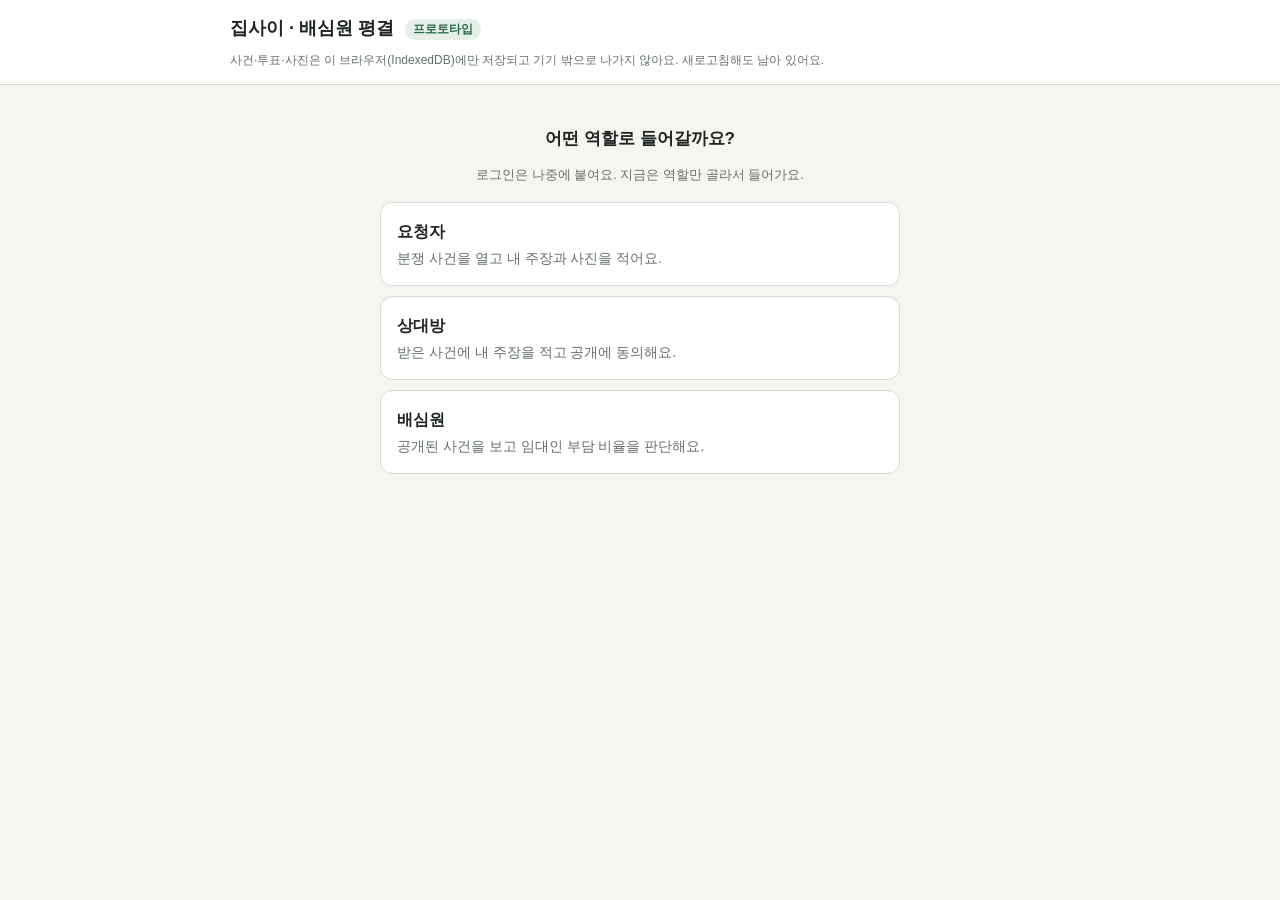
<file: prototypes/김진현/index.html>
<!doctype html>
<html lang="ko">
<head>
<meta charset="utf-8">
<meta name="viewport" content="width=device-width, initial-scale=1">
<title>집사이 배심원 평결</title>
<style>
  :root {
    --bg: #f6f5f1; --card: #ffffff; --ink: #1f2522; --muted: #66706b; --line: #dcd9d0;
    --accent: #2f6b4f; --accent-soft: #e4efe8; --warn: #a3412b; --warn-soft: #f8e7e2;
    --landlord: #3b5ba5; --tenant: #c8792b; --dev: #6b4fa0; --dev-soft: #efe9f8;
  }
  @media (prefers-color-scheme: dark) {
    :root {
      --bg: #161a18; --card: #1f2522; --ink: #e8ebe9; --muted: #9aa49f; --line: #34403a;
      --accent: #6cbf94; --accent-soft: #23362c; --warn: #f0937b; --warn-soft: #3a2420;
      --landlord: #8aa6e8; --tenant: #e8a866; --dev: #b49be0; --dev-soft: #2b2438;
    }
  }
  * { box-sizing: border-box; }
  [hidden] { display: none !important; }
  body { margin: 0; background: var(--bg); color: var(--ink); font: 15px/1.6 -apple-system, "Apple SD Gothic Neo", "Noto Sans KR", sans-serif; }
  header { background: var(--card); border-bottom: 1px solid var(--line); padding: 14px 16px; position: sticky; top: 0; z-index: 5; }
  .wrap { max-width: 820px; margin: 0 auto; }
  header h1 { margin: 0 0 8px; font-size: 18px; }
  .roles { display: flex; gap: 6px; flex-wrap: wrap; align-items: center; }
  .roles span { color: var(--muted); font-size: 13px; margin-right: 4px; }
  .roles b { color: var(--ink); }
  .start { max-width: 520px; margin: 24px auto; text-align: center; }
  .role-cards { display: grid; gap: 10px; margin-top: 16px; }
  .role-card { display: flex; flex-direction: column; gap: 2px; text-align: left; padding: 16px; border-radius: 12px; }
  .role-card:hover { border-color: var(--accent); }
  .role-card b { font-size: 16px; }
  .role-card span { color: var(--muted); font-size: 14px; }
  .notice { margin: 8px 0 0; font-size: 12px; color: var(--muted); }
  main { padding: 16px; }
  h2 { font-size: 17px; margin: 0; }
  h3 { font-size: 15px; margin: 0 0 8px; }
  button { font: inherit; padding: 6px 12px; border-radius: 8px; border: 1px solid var(--line); background: var(--card); color: var(--ink); cursor: pointer; }
  button.primary { background: var(--accent); border-color: var(--accent); color: #fff; }
  button.link { border: 0; background: none; color: var(--accent); padding: 0; text-decoration: underline; }
  button:disabled { opacity: .5; cursor: not-allowed; }
  .bar { display: flex; justify-content: space-between; align-items: center; gap: 8px; margin-bottom: 12px; flex-wrap: wrap; }
  .cards { list-style: none; padding: 0; margin: 0; display: grid; gap: 10px; }
  .card, section { background: var(--card); border: 1px solid var(--line); border-radius: 12px; padding: 14px; }
  section { margin-bottom: 12px; }
  .card { cursor: pointer; }
  .card:hover { border-color: var(--accent); }
  .card .title { font-weight: 600; }
  .meta { color: var(--muted); font-size: 13px; }
  .badge { display: inline-block; font-size: 12px; padding: 1px 8px; border-radius: 99px; background: var(--accent-soft); color: var(--accent); margin-left: 6px; vertical-align: 1px; }
  .badge.waiting { background: var(--warn-soft); color: var(--warn); }
  .badge.closed { background: var(--line); color: var(--ink); }
  .empty { color: var(--muted); }
  label { display: block; font-weight: 600; font-size: 14px; margin: 12px 0 4px; }
  label .opt { font-weight: 400; color: var(--muted); }
  input[type=text], input[type=number], input[type=month], textarea, select { width: 100%; font: inherit; padding: 7px 10px; border: 1px solid var(--line); border-radius: 8px; background: var(--bg); color: var(--ink); }
  textarea { min-height: 70px; resize: vertical; }
  .row { display: grid; grid-template-columns: 1fr 1fr; gap: 0 12px; }
  @media (max-width: 560px) { .row { grid-template-columns: 1fr; } }
  .choices { display: flex; gap: 14px; flex-wrap: wrap; }
  .choices label { font-weight: 400; margin: 0; display: flex; gap: 6px; align-items: center; }
  .privacy { background: var(--warn-soft); color: var(--warn); border-radius: 8px; padding: 8px 10px; font-size: 13px; margin: 12px 0 0; }
  .ratio { display: flex; gap: 10px; align-items: center; }
  .ratio input[type=range] { flex: 1; }
  .ratio input[type=number] { width: 80px; }
  .amount { display: flex; gap: 6px; }
  .amount input { flex: 1; font-variant-numeric: tabular-nums; }
  .amount button { padding: 4px 12px; }
  .ratio-text { font-size: 13px; color: var(--muted); margin-top: 2px; }
  .error { color: var(--warn); font-weight: 600; margin: 10px 0 0; white-space: pre-line; }
  .ok { color: var(--accent); font-weight: 600; margin: 10px 0 0; }
  .actions { margin-top: 16px; display: flex; gap: 8px; flex-wrap: wrap; }
  dl { display: grid; grid-template-columns: max-content 1fr; gap: 4px 14px; margin: 0; }
  dt { color: var(--muted); }
  dd { margin: 0; white-space: pre-wrap; }
  .sides { display: grid; grid-template-columns: 1fr 1fr; gap: 12px; }
  @media (max-width: 560px) { .sides { grid-template-columns: 1fr; } }
  .side { border-top: 4px solid var(--line); }
  .side.landlord { border-top-color: var(--landlord); }
  .side.tenant { border-top-color: var(--tenant); }
  .side p { white-space: pre-wrap; margin: 4px 0; }
  .photos { display: flex; gap: 6px; flex-wrap: wrap; margin-top: 6px; }
  .photos img { width: 96px; height: 96px; object-fit: cover; border-radius: 6px; border: 1px solid var(--line); cursor: zoom-in; background: var(--bg); }
  .quota { font-size: 14px; }
  .quota b { font-variant-numeric: tabular-nums; }
  .verdict { text-align: center; padding: 18px 0 8px; }
  .verdict .big { font-size: 32px; font-weight: 700; }
  .verdict .big .l { color: var(--landlord); }
  .verdict .big .t { color: var(--tenant); }
  .legal { font-size: 13px; color: var(--muted); text-align: center; }
  table { width: 100%; border-collapse: collapse; font-size: 13px; margin-top: 8px; }
  th, td { text-align: left; padding: 4px 6px; border-bottom: 1px solid var(--line); vertical-align: top; }
  td.num { font-variant-numeric: tabular-nums; text-align: right; width: 56px; }
  tr.cut td { color: var(--muted); text-decoration: line-through; }
  .dev { border: 1px dashed var(--dev); background: var(--dev-soft); }
  .dev h3 { color: var(--dev); }
  #overlay { position: fixed; inset: 0; background: rgba(0,0,0,.8); display: flex; align-items: center; justify-content: center; z-index: 10; cursor: zoom-out; }
  #overlay[hidden] { display: none; }
  #overlay img { max-width: 94vw; max-height: 94vh; }
</style>
</head>
<body>
<header>
  <div class="wrap">
    <h1>집사이 · 배심원 평결 <span class="badge">프로토타입</span></h1>
    <div class="roles" id="role-bar" hidden>
      <span>지금 역할: <b id="role-name"></b></span>
      <button id="to-start">역할 다시 고르기</button>
    </div>
    <p class="notice">사건·투표·사진은 이 브라우저(IndexedDB)에만 저장되고 기기 밖으로 나가지 않아요. 새로고침해도 남아 있어요.</p>
  </div>
</header>
<main><div class="wrap" id="app"></div></main>
<div id="overlay" hidden><img alt=""></div>

<script>
const BASE_JURORS = 100;
const MAX_EXTRA = 100;
const MAX_PHOTOS = 3;
const MAX_PHOTO_MB = 15;
const REASON_MAX = 200;
const CUT_RATE = 0.025; // 위·아래 각각 2.5%, 합쳐서 5%

const SIDE = { landlord: '임대인', tenant: '임차인' };
const OTHER = { landlord: 'tenant', tenant: 'landlord' };
const STATUS = { waiting: '상대방 대기', voting: '투표 중', closed: '평결 완료' };
const TYPE = { repair: '수리비', restore: '원상복구비' };
const ROLE = {
  requester: { name: '요청자', desc: '분쟁 사건을 열고 내 주장과 사진을 적어요.' },
  opponent: { name: '상대방', desc: '받은 사건에 내 주장을 적고 공개에 동의해요.' },
  juror: { name: '배심원', desc: '공개된 사건을 보고 임대인 부담 비율을 판단해요.' },
};
const PRIVACY ='분쟁과 관계없는 개인정보(이름, 주소, 연락처 등)는 쓰지 마세요.';

class UserError extends Error {}

// role이 null이면 역할 선택 화면을 보여준다. 나중에 로그인이 이 자리를 대신한다.
const state = { role: null, view: { name: 'list' }, juror: null };
let db;

// ---------- 저장소 (IndexedDB) ----------

function openDb() {
  return new Promise((resolve, reject) => {
    const req = indexedDB.open('jibsai-jury', 1);
    req.onupgradeneeded = () => {
      req.result.createObjectStore('cases', { keyPath: 'id' });
      req.result.createObjectStore('photos', { keyPath: 'id' });
    };
    req.onsuccess = () => resolve(req.result);
    req.onerror = () => reject(req.error);
  });
}

function run(store, mode, fn) {
  return new Promise((resolve, reject) => {
    const t = db.transaction(store, mode);
    const req = fn(t.objectStore(store));
    t.oncomplete = () => resolve(req && req.result);
    t.onerror = () => reject(t.error);
  });
}

const getAllCases = () => run('cases', 'readonly', s => s.getAll());
const getCase = id => run('cases', 'readonly', s => s.get(id));
const putCase = c => run('cases', 'readwrite', s => s.put(c));
const getPhoto = id => run('photos', 'readonly', s => s.get(id));

// 한 트랜잭션 안에서 사건을 읽고 고쳐 저장한다. mutate가 던지면 아무것도 저장되지 않는다.
function updateCase(id, mutate) {
  return new Promise((resolve, reject) => {
    const t = db.transaction('cases', 'readwrite');
    const store = t.objectStore('cases');
    let result, failure;
    const get = store.get(id);
    get.onsuccess = () => {
      try {
        result = mutate(get.result);
        store.put(get.result);
      } catch (e) {
        failure = e;
        t.abort();
      }
    };
    t.oncomplete = () => resolve(result);
    t.onabort = () => reject(failure || t.error);
  });
}

async function savePhotos(files) {
  const ids = files.map(() => newId());
  await run('photos', 'readwrite', s => {
    files.forEach((file, i) => s.put({ id: ids[i], blob: file, name: file.name }));
  });
  return ids;
}

function newId() {
  return Date.now().toString(36) + Math.random().toString(36).slice(2, 8);
}

// ---------- 규칙 ----------

function quota(c, side) {
  return c.total / 2 - c.votes.filter(v => v.side === side).length;
}

function checkVote(c, name, side) {
  if (c.status !== 'voting') throw new UserError('투표 중인 사건이 아니에요.');
  if (name === c.requester.name || name === c.opponent.name) {
    throw new UserError('당사자는 자기 사건에 투표할 수 없어요.');
  }
  if (c.votes.some(v => v.name === name)) {
    throw new UserError('이 이름으로 이미 투표했어요. 투표는 한 사건에 한 번만 할 수 있어요.');
  }
  if (quota(c, side) <= 0) throw new UserError(`${SIDE[side]} 배심원 정원이 다 찼어요.`);
}

function addVote(c, vote) {
  checkVote(c, vote.name, vote.side);
  c.votes.push(vote);
  if (c.votes.length === c.total) {
    c.status = 'closed';
    c.closedAt = Date.now();
  }
}

// 비율 순으로 정렬해 위·아래에서 내림(총원 × 2.5%)표씩 빼고 평균을 낸다.
function verdict(c) {
  const sorted = c.votes.map((v, i) => ({ ...v, i })).sort((a, b) => a.ratio - b.ratio || a.i - b.i);
  const cut = Math.floor(c.total * CUT_RATE);
  sorted.forEach((v, idx) => { v.cut = idx < cut || idx >= sorted.length - cut; });
  const kept = sorted.filter(v => !v.cut);
  const mean = kept.reduce((sum, v) => sum + v.ratio, 0) / kept.length;
  const landlord = Math.round(mean);
  return { landlord, tenant: 100 - landlord, cut, kept: kept.length, sorted };
}

function checkPhotos(input) {
  const files = [...input.files];
  if (files.length > MAX_PHOTOS) throw new UserError(`사진은 최대 ${MAX_PHOTOS}장까지 올릴 수 있어요.`);
  for (const f of files) {
    if (!f.type.startsWith('image/')) throw new UserError(`사진 파일만 올릴 수 있어요: ${f.name}`);
    if (f.size > MAX_PHOTO_MB * 1024 * 1024) {
      throw new UserError(`사진 한 장은 ${MAX_PHOTO_MB}MB까지예요: ${f.name} (${(f.size / 1048576).toFixed(1)}MB)`);
    }
  }
  return files;
}

function checkRatio(value) {
  const n = Number(value);
  if (value === '' || !Number.isInteger(n) || n < 0 || n > 100) {
    throw new UserError('임대인 부담 비율은 0에서 100 사이의 정수로 적어 주세요.');
  }
  return n;
}

function required(value, label) {
  const v = value.trim();
  if (!v) throw new UserError(`${label}을(를) 적어 주세요.`);
  return v;
}

// ---------- 화면 조각 ----------

function esc(s) {
  return String(s ?? '').replace(/[&<>"']/g, ch => ({ '&': '&amp;', '<': '&lt;', '>': '&gt;', '"': '&quot;', "'": '&#39;' }[ch]));
}

const won = n => Number(n).toLocaleString('ko-KR') + '원';

function ratioField(name, value = 50) {
  return `
    <div class="ratio">
      <input type="range" min="0" max="100" step="1" value="${value}" data-sync="${name}" aria-label="임대인 부담 비율">
      <input type="number" min="0" max="100" step="1" value="${value}" name="${name}" required>%
    </div>
    <div class="ratio-text" data-ratio-text="${name}"></div>`;
}

function bindRatio(root) {
  root.querySelectorAll('[data-sync]').forEach(range => {
    const num = root.querySelector(`[name="${range.dataset.sync}"]`);
    const text = root.querySelector(`[data-ratio-text="${range.dataset.sync}"]`);
    const show = () => {
      const n = Number(num.value);
      text.textContent = num.value !== '' && n >= 0 && n <= 100 ? `임대인 ${n}% · 임차인 ${100 - n}% 부담` : '';
    };
    range.addEventListener('input', () => { num.value = range.value; show(); });
    num.addEventListener('input', () => { range.value = num.value; show(); });
    show();
  });
}

const AMOUNT_STEP = 1000;
const AMOUNT_MAX_DIGITS = 12;

const parseAmount = s => Number(String(s).replace(/[^0-9]/g, '').slice(0, AMOUNT_MAX_DIGITS)) || 0;

// 금액 칸: 치는 동안 1,000단위 콤마를 넣고, ▲·▼ 버튼과 위·아래 화살표는 1,000원씩 움직인다.
function bindAmount(root) {
  const input = root.querySelector('[name="amount"]');
  const setAmount = n => { input.value = Math.max(0, n).toLocaleString('ko-KR'); };
  const step = delta => setAmount(parseAmount(input.value) + delta);

  input.addEventListener('input', () => {
    const digitsBefore = input.value.slice(0, input.selectionStart).replace(/[^0-9]/g, '').length;
    const raw = input.value.replace(/[^0-9]/g, '').slice(0, AMOUNT_MAX_DIGITS);
    input.value = raw ? Number(raw).toLocaleString('ko-KR') : '';
    // 콤마가 끼어들어도 커서가 같은 숫자 뒤에 머물게 한다.
    let pos = 0;
    for (let seen = 0; pos < input.value.length && seen < digitsBefore; pos++) {
      if (/\d/.test(input.value[pos])) seen++;
    }
    input.setSelectionRange(pos, pos);
  });
  input.addEventListener('keydown', e => {
    if (e.key === 'ArrowUp' || e.key === 'ArrowDown') {
      e.preventDefault();
      step(e.key === 'ArrowUp' ? AMOUNT_STEP : -AMOUNT_STEP);
    }
  });
  root.querySelectorAll('[data-step]').forEach(b => b.addEventListener('click', () => step(Number(b.dataset.step))));
}

function photoField(name) {
  return `
    <label>사진 <span class="opt">(선택 · 최대 ${MAX_PHOTOS}장 · 장당 ${MAX_PHOTO_MB}MB · 원본 그대로 저장)</span></label>
    <input type="file" name="${name}" accept="image/*" multiple>
    <p class="error" data-photo-error="${name}" hidden></p>`;
}

function bindPhotoField(root, name) {
  const input = root.querySelector(`[name="${name}"]`);
  const msg = root.querySelector(`[data-photo-error="${name}"]`);
  input.addEventListener('change', () => {
    try {
      checkPhotos(input);
      msg.hidden = true;
    } catch (e) {
      msg.textContent = e.message;
      msg.hidden = false;
      input.value = '';
    }
  });
}

function photosHtml(ids) {
  if (!ids || !ids.length) return '<div class="meta">사진 없음</div>';
  return `<div class="photos">${ids.map(id => `<img data-photo="${esc(id)}" alt="증거 사진">`).join('')}</div>`;
}

async function loadPhotos(root) {
  for (const img of root.querySelectorAll('img[data-photo]')) {
    const rec = await getPhoto(img.dataset.photo);
    if (rec) img.src = URL.createObjectURL(rec.blob);
  }
}

function caseInfoHtml(c) {
  return `
    <section>
      <h3>사건 정보</h3>
      <dl>
        <dt>사건 유형</dt><dd>${TYPE[c.type]}</dd>
        <dt>문제 부위</dt><dd>${esc(c.part)}</dd>
        <dt>발생 시기</dt><dd>${esc(c.when)}</dd>
        <dt>다투는 금액</dt><dd>${won(c.amount)}</dd>
        <dt>계약 특약</dt><dd>${c.clause ? esc(c.clause) : '<span class="meta">없음</span>'}</dd>
        <dt>배심원</dt><dd>총 ${c.total}명 (임대인 ${c.total / 2} · 임차인 ${c.total / 2})</dd>
      </dl>
    </section>`;
}

// showNames: 당사자 화면이면 이름을, showRatio: 당사자 화면이거나 평결 후면 주장 비율을 보여준다.
function sidesHtml(c, { showNames, showRatio }) {
  const parties = [c.requester, c.opponent].filter(p => p.reason !== undefined);
  const bySide = side => parties.find(p => p.side === side);
  const block = side => {
    const p = bySide(side);
    const head = `${SIDE[side]} 측${showNames && p ? ` · ${esc(p.name)}` : ''}`;
    if (!p) return `<section class="side ${side}"><h3>${head}</h3><p class="meta">아직 주장을 적지 않았어요.</p></section>`;
    return `
      <section class="side ${side}">
        <h3>${head}</h3>
        ${showRatio ? `<p><b>주장: 임대인 ${p.ratio}% · 임차인 ${100 - p.ratio}%</b></p>` : ''}
        <p>${esc(p.reason)}</p>
        ${photosHtml(p.photoIds)}
      </section>`;
  };
  return `<div class="sides">${block('landlord')}${block('tenant')}</div>`;
}

function quotaHtml(c) {
  return `남은 정원: 임대인 <b>${quota(c, 'landlord')}</b> / 임차인 <b>${quota(c, 'tenant')}</b>`;
}

function jurorPanelHtml() {
  if (state.juror) {
    return `
      <section>
        배심원 <b>${esc(state.juror.name)}</b> · ${SIDE[state.juror.side]} 경험
        <button class="link" id="juror-change">바꾸기</button>
      </section>`;
  }
  return `
    <section>
      <h3>배심원으로 들어가기</h3>
      <form id="juror-form">
        <label>이름(닉네임)</label>
        <input type="text" name="name" maxlength="30">
        <label>자격</label>
        <div class="choices">
          <label><input type="radio" name="side" value="landlord"> 나는 현재 또는 과거에 임대인이었다</label>
          <label><input type="radio" name="side" value="tenant"> 나는 현재 또는 과거에 임차인이었다</label>
        </div>
        <div class="actions"><button class="primary">들어가기</button></div>
        <p class="error" hidden></p>
      </form>
    </section>`;
}

function bindJurorPanel(root) {
  root.querySelector('#juror-change')?.addEventListener('click', () => { state.juror = null; render(); });
  const form = root.querySelector('#juror-form');
  if (!form) return;
  form.addEventListener('submit', e => {
    e.preventDefault();
    const err = form.querySelector('.error');
    try {
      const name = required(form.name.value, '이름');
      const side = form.side.value;
      if (!side) throw new UserError('임대인이었는지 임차인이었는지 하나를 골라 주세요.');
      state.juror = { name, side };
      render();
    } catch (ex) {
      err.textContent = ex.message;
      err.hidden = false;
    }
  });
}

// ---------- 화면 ----------

async function render() {
  document.getElementById('role-bar').hidden = !state.role;
  if (state.role) document.getElementById('role-name').textContent = ROLE[state.role].name;
  const app = document.getElementById('app');
  if (!state.role) return renderStart(app);
  const v = state.view;
  if (v.name === 'new' && state.role === 'requester') return renderNew(app);
  if (v.name === 'case') return renderCase(app, v.id);
  return renderList(app);
}

function go(view) {
  state.view = view;
  window.scrollTo(0, 0);
  render();
}

function renderStart(app) {
  app.innerHTML = `
    <div class="start">
      <h2>어떤 역할로 들어갈까요?</h2>
      <p class="meta">로그인은 나중에 붙여요. 지금은 역할만 골라서 들어가요.</p>
      <div class="role-cards">
        ${Object.entries(ROLE).map(([key, r]) => `
          <button class="role-card" data-pick="${key}"><b>${r.name}</b><span>${r.desc}</span></button>`).join('')}
      </div>
    </div>`;
  app.querySelectorAll('[data-pick]').forEach(b => b.addEventListener('click', () => {
    state.role = b.dataset.pick;
    go({ name: 'list' });
  }));
}

async function renderList(app) {
  let cases = (await getAllCases()).sort((a, b) => b.createdAt - a.createdAt);
  if (state.role === 'juror') cases = cases.filter(c => c.status !== 'waiting');

  const card = c => `
    <li class="card" data-open="${c.id}">
      <div class="title">${TYPE[c.type]} · ${esc(c.part)}<span class="badge ${c.status}">${STATUS[c.status]}</span></div>
      <div class="meta">
        ${won(c.amount)} · ${esc(c.when)}
        ${state.role !== 'juror' ? ` · 요청자 ${esc(c.requester.name)}(${SIDE[c.requester.side]}) · 상대방 ${esc(c.opponent.name)}(${SIDE[c.opponent.side]})` : ''}
      </div>
      ${c.status === 'voting' ? `<div class="quota">${quotaHtml(c)}</div>` : ''}
      ${c.status === 'closed' ? `<div class="quota">평결: 임대인 ${verdict(c).landlord}% · 임차인 ${verdict(c).tenant}%</div>` : ''}
      ${c.status === 'waiting' && state.role === 'opponent' ? '<div class="quota"><b>응답이 필요해요</b></div>' : ''}
    </li>`;

  const title = state.role === 'juror' ? '공개된 사건' : '사건 목록';
  app.innerHTML = `
    <div class="bar">
      <h2>${title}</h2>
      ${state.role === 'requester' ? '<button class="primary" id="new-case">새 사건</button>' : ''}
    </div>
    ${state.role === 'juror' ? jurorPanelHtml() : ''}
    ${cases.length ? `<ul class="cards">${cases.map(card).join('')}</ul>`
      : `<p class="empty">${state.role === 'juror' ? '양쪽이 동의해 공개된 사건이 아직 없어요.' : '아직 사건이 없어요.'}</p>`}`;

  app.querySelector('#new-case')?.addEventListener('click', () => go({ name: 'new' }));
  app.querySelectorAll('[data-open]').forEach(li => li.addEventListener('click', () => go({ name: 'case', id: li.dataset.open })));
  bindJurorPanel(app);
}

function renderNew(app) {
  app.innerHTML = `
    <div class="bar"><h2>새 사건</h2><button id="back">목록으로</button></div>
    <form id="new-form">
      <section>
        <h3>당사자</h3>
        <div class="row">
          <div><label>내 이름(닉네임)</label><input type="text" name="myName" maxlength="30"></div>
          <div><label>상대방 이름(닉네임)</label><input type="text" name="otherName" maxlength="30"></div>
        </div>
        <label>내 입장</label>
        <div class="choices">
          <label><input type="radio" name="mySide" value="landlord"> 임대인</label>
          <label><input type="radio" name="mySide" value="tenant"> 임차인</label>
        </div>
        <p class="meta">상대방의 입장은 자동으로 반대쪽이 돼요.</p>
      </section>

      <section>
        <h3>사건 정보</h3>
        <p class="privacy">${PRIVACY}</p>
        <label>사건 유형</label>
        <div class="choices">
          <label><input type="radio" name="type" value="repair"> 수리비</label>
          <label><input type="radio" name="type" value="restore"> 원상복구비</label>
        </div>
        <div class="row">
          <div><label>문제가 생긴 부위</label><input type="text" name="part" maxlength="40" placeholder="예: 보일러, 거실 벽지"></div>
          <div><label>발생 시기</label><input type="month" name="when"></div>
        </div>
        <label>다투는 금액 (원)</label>
        <div class="amount">
          <input type="text" name="amount" inputmode="numeric" autocomplete="off" placeholder="예: 300,000">
          <button type="button" data-step="1000" aria-label="1,000원 올리기">▲</button>
          <button type="button" data-step="-1000" aria-label="1,000원 내리기">▼</button>
        </div>
        <label>관련 계약 특약 <span class="opt">(선택)</span></label>
        <textarea name="clause"></textarea>
      </section>

      <section>
        <h3>내 주장</h3>
        <p class="privacy">${PRIVACY}</p>
        <label>임대인 부담 비율</label>
        ${ratioField('ratio')}
        <label>이유</label>
        <textarea name="reason"></textarea>
        ${photoField('photos')}
      </section>

      <section>
        <h3>배심원 수</h3>
        <p class="meta">기본 ${BASE_JURORS}명에 더할 인원을 짝수로 적어요 (0~${MAX_EXTRA}). 임대인과 임차인이 절반씩이에요.</p>
        <label>추가 배심원 수</label>
        <input type="number" name="extra" min="0" max="${MAX_EXTRA}" step="2" value="0">
        <p class="ratio-text" id="total-text"></p>
      </section>

      <div class="actions"><button class="primary">상대방에게 보내기</button></div>
      <p class="error" id="new-error" hidden></p>
    </form>`;

  const form = app.querySelector('#new-form');
  app.querySelector('#back').addEventListener('click', () => go({ name: 'list' }));
  bindRatio(form);
  bindPhotoField(form, 'photos');
  bindAmount(form);

  const totalText = app.querySelector('#total-text');
  const showTotal = () => {
    const extra = Number(form.extra.value);
    totalText.textContent = Number.isInteger(extra) && extra >= 0 && extra <= MAX_EXTRA && extra % 2 === 0
      ? `총 ${BASE_JURORS + extra}명 = 임대인 ${(BASE_JURORS + extra) / 2}명 + 임차인 ${(BASE_JURORS + extra) / 2}명`
      : '추가 인원은 0에서 100 사이의 짝수여야 해요.';
  };
  form.extra.addEventListener('input', showTotal);
  showTotal();

  form.addEventListener('submit', async e => {
    e.preventDefault();
    const err = app.querySelector('#new-error');
    try {
      const myName = required(form.myName.value, '내 이름');
      const otherName = required(form.otherName.value, '상대방 이름');
      if (myName === otherName) throw new UserError('내 이름과 상대방 이름이 같아요.');
      const mySide = form.mySide.value;
      if (!mySide) throw new UserError('내 입장(임대인/임차인)을 골라 주세요.');
      const type = form.type.value;
      if (!type) throw new UserError('사건 유형을 골라 주세요.');
      const part = required(form.part.value, '문제가 생긴 부위');
      if (!form.when.value) throw new UserError('발생 시기를 골라 주세요.');
      const amount = parseAmount(form.amount.value);
      if (amount < 1) throw new UserError('다투는 금액을 1원 이상 정수로 적어 주세요.');
      const ratio = checkRatio(form.ratio.value);
      const reason = required(form.reason.value, '이유');
      const files = checkPhotos(form.photos);
      const extra = Number(form.extra.value);
      if (!Number.isInteger(extra) || extra < 0 || extra > MAX_EXTRA || extra % 2 !== 0) {
        throw new UserError('추가 배심원 수는 0에서 100 사이의 짝수여야 해요.');
      }

      const photoIds = await savePhotos(files);
      const c = {
        id: newId(),
        createdAt: Date.now(),
        status: 'waiting',
        type, part, when: form.when.value, amount, clause: form.clause.value.trim(),
        total: BASE_JURORS + extra,
        requester: { name: myName, side: mySide, ratio, reason, photoIds },
        opponent: { name: otherName, side: OTHER[mySide] },
        votes: [],
      };
      await putCase(c);
      go({ name: 'case', id: c.id });
    } catch (ex) {
      if (!(ex instanceof UserError)) console.error(ex);
      err.textContent = ex.message;
      err.hidden = false;
    }
  });
}

async function renderCase(app, id) {
  const c = await getCase(id);
  if (!c || (state.role === 'juror' && c.status === 'waiting')) return go({ name: 'list' });

  const isParty = state.role !== 'juror';
  const parts = [];
  parts.push(`
    <div class="bar">
      <h2>${TYPE[c.type]} · ${esc(c.part)}<span class="badge ${c.status}">${STATUS[c.status]}</span></h2>
      <button id="back">목록으로</button>
    </div>`);
  if (isParty) {
    parts.push(`<p class="meta">요청자 ${esc(c.requester.name)}(${SIDE[c.requester.side]}) · 상대방 ${esc(c.opponent.name)}(${SIDE[c.opponent.side]})</p>`);
  }
  if (c.status === 'closed') parts.push(resultHtml(c));
  parts.push(caseInfoHtml(c));
  parts.push(sidesHtml(c, { showNames: isParty, showRatio: isParty || c.status === 'closed' }));

  if (c.status === 'waiting') {
    if (state.role === 'opponent') parts.push(respondFormHtml(c));
    else parts.push('<section><p class="meta">상대방이 주장을 적고 동의해야 배심원에게 공개돼요.</p></section>');
  }
  if (c.status === 'voting') {
    parts.push(`<section class="quota">${quotaHtml(c)}</section>`);
    if (state.role === 'juror') parts.push(voteHtml(c));
    parts.push(devFillHtml(c));
  }

  app.innerHTML = parts.join('');
  app.querySelector('#back').addEventListener('click', () => go({ name: 'list' }));
  bindJurorPanel(app);
  bindRespond(app, c);
  bindVote(app, c);
  bindDevFill(app, c);
  app.querySelector('#toggle-reasons')?.addEventListener('click', () => {
    const t = app.querySelector('#reasons');
    t.hidden = !t.hidden;
    app.querySelector('#toggle-reasons').textContent = t.hidden ? '이유 보기' : '이유 접기';
  });
  await loadPhotos(app);
}

function respondFormHtml(c) {
  return `
    <form id="respond-form">
      <section>
        <h3>내 주장 (${SIDE[c.opponent.side]} · ${esc(c.opponent.name)})</h3>
        <p class="privacy">${PRIVACY}</p>
        <label>임대인 부담 비율</label>
        ${ratioField('ratio')}
        <label>이유</label>
        <textarea name="reason"></textarea>
        ${photoField('photos')}
        <div class="actions"><button class="primary">내용에 동의하고 공개</button></div>
        <p class="meta">공개하면 배심원에게 보이고, 양쪽 모두 사건을 고칠 수 없어요.</p>
        <p class="error" id="respond-error" hidden></p>
      </section>
    </form>`;
}

function bindRespond(app, c) {
  const form = app.querySelector('#respond-form');
  if (!form) return;
  bindRatio(form);
  bindPhotoField(form, 'photos');
  form.addEventListener('submit', async e => {
    e.preventDefault();
    const err = app.querySelector('#respond-error');
    try {
      const ratio = checkRatio(form.ratio.value);
      const reason = required(form.reason.value, '이유');
      const files = checkPhotos(form.photos);
      if (!confirm('공개하면 양쪽 모두 사건을 고칠 수 없어요. 동의하고 공개할까요?')) return;
      const photoIds = await savePhotos(files);
      await updateCase(c.id, cur => {
        if (cur.status !== 'waiting') throw new UserError('이미 공개된 사건이에요.');
        Object.assign(cur.opponent, { ratio, reason, photoIds });
        cur.status = 'voting';
        cur.publishedAt = Date.now();
      });
      render();
    } catch (ex) {
      if (!(ex instanceof UserError)) console.error(ex);
      err.textContent = ex.message;
      err.hidden = false;
    }
  });
}

function voteHtml(c) {
  if (!state.juror) return jurorPanelHtml();
  try {
    checkVote(c, state.juror.name, state.juror.side);
  } catch (ex) {
    return `
      ${jurorPanelHtml()}
      <section><p class="error">${esc(ex.message)}</p></section>`;
  }
  return `
    ${jurorPanelHtml()}
    <form id="vote-form">
      <section>
        <h3>내 판단</h3>
        <p class="meta">양측의 이유와 사진만 보고 판단해 주세요. 양측이 주장한 비율은 평결이 닫힌 뒤 공개돼요.</p>
        <label>임대인 부담 비율</label>
        ${ratioField('ratio')}
        <label>이유 <span class="opt">(선택 · ${REASON_MAX}자까지)</span></label>
        <textarea name="reason" maxlength="${REASON_MAX}"></textarea>
        <div class="actions"><button class="primary">제출</button></div>
        <p class="error" id="vote-error" hidden></p>
      </section>
    </form>`;
}

function bindVote(app, c) {
  const form = app.querySelector('#vote-form');
  if (!form) return;
  bindRatio(form);
  form.addEventListener('submit', async e => {
    e.preventDefault();
    const err = app.querySelector('#vote-error');
    try {
      const ratio = checkRatio(form.ratio.value);
      const reason = form.reason.value.trim().slice(0, REASON_MAX);
      if (!confirm(`임대인 ${ratio}% · 임차인 ${100 - ratio}%로 제출할까요?\n제출 후에는 바꿀 수 없어요.`)) return;
      const { name, side } = state.juror;
      await updateCase(c.id, cur => addVote(cur, { name, side, ratio, reason, at: Date.now() }));
      render();
    } catch (ex) {
      if (!(ex instanceof UserError)) console.error(ex);
      err.textContent = ex.message;
      err.hidden = false;
    }
  });
}

function devFillHtml(c) {
  const left = c.total - c.votes.length;
  return `
    <section class="dev">
      <h3>개발용 · 테스트 배심원 채우기</h3>
      <p class="meta">테스트-임대인-1, 테스트-임차인-1 같은 이름으로 무작위 비율(0~100%) 투표를 채워요. 남은 정원이 많은 쪽부터 번갈아 채우고, 정원을 넘지 않아요.</p>
      <div class="ratio">
        <input type="number" id="fill-count" min="1" max="${left}" value="${Math.max(left - 1, 1)}">명
        <button id="fill-btn">테스트 배심원 채우기 (개발용)</button>
      </div>
      <p class="error" id="fill-error" hidden></p>
    </section>`;
}

function bindDevFill(app, c) {
  const btn = app.querySelector('#fill-btn');
  if (!btn) return;
  btn.addEventListener('click', async () => {
    const err = app.querySelector('#fill-error');
    try {
      const count = Number(app.querySelector('#fill-count').value);
      if (!Number.isInteger(count) || count < 1) throw new UserError('채울 인원을 1 이상 정수로 적어 주세요.');
      await updateCase(c.id, cur => {
        const names = new Set(cur.votes.map(v => v.name));
        for (let added = 0; added < count && cur.status === 'voting'; added++) {
          const side = quota(cur, 'landlord') >= quota(cur, 'tenant') ? 'landlord' : 'tenant';
          if (quota(cur, side) <= 0) break;
          let k = 1, name;
          do { name = `테스트-${SIDE[side]}-${k++}`; } while (names.has(name));
          names.add(name);
          addVote(cur, { name, side, ratio: Math.floor(Math.random() * 101), reason: '', test: true, at: Date.now() });
        }
      });
      render();
    } catch (ex) {
      if (!(ex instanceof UserError)) console.error(ex);
      err.textContent = ex.message;
      err.hidden = false;
    }
  });
}

function resultHtml(c) {
  const v = verdict(c);
  const rows = v.sorted.map((x, idx) => `
    <tr class="${x.cut ? 'cut' : ''}">
      <td class="num">${idx + 1}</td>
      <td>${SIDE[x.side]} 배심원</td>
      <td class="num">${x.ratio}%</td>
      <td>${x.reason ? esc(x.reason) : '<span class="meta">-</span>'}${x.cut ? ' <span class="meta">(극단값 제외)</span>' : ''}</td>
    </tr>`).join('');
  return `
    <section>
      <div class="verdict">
        <div class="meta">배심원 ${c.total}명의 평결</div>
        <div class="big"><span class="l">임대인 ${v.landlord}%</span> · <span class="t">임차인 ${v.tenant}%</span></div>
        <div class="meta">위 ${v.cut}표 · 아래 ${v.cut}표 극단값 제외, ${v.kept}표로 평균</div>
      </div>
      <p class="legal">이 평결은 참고용이며 법적 효력이 없습니다.</p>
      <div class="actions"><button id="toggle-reasons">이유 보기</button></div>
      <table id="reasons" hidden>
        <thead><tr><th>순서</th><th>배심원</th><th>임대인 부담</th><th>이유</th></tr></thead>
        <tbody>${rows}</tbody>
      </table>
    </section>`;
}

// ---------- 시작 ----------

document.getElementById('to-start').addEventListener('click', () => {
  state.role = null;
  state.juror = null;
  go({ name: 'list' });
});

const overlay = document.getElementById('overlay');
document.addEventListener('click', e => {
  if (e.target.matches('img[data-photo]') && e.target.src) {
    overlay.querySelector('img').src = e.target.src;
    overlay.hidden = false;
  } else if (e.target.closest('#overlay')) {
    overlay.hidden = true;
  }
});
document.addEventListener('keydown', e => { if (e.key === 'Escape') overlay.hidden = true; });

openDb().then(d => { db = d; render(); }).catch(e => {
  document.getElementById('app').innerHTML = `<p class="error">브라우저 저장소(IndexedDB)를 열 수 없어요: ${esc(e && e.message)}</p>`;
});
</script>
</body>
</html>
</file>
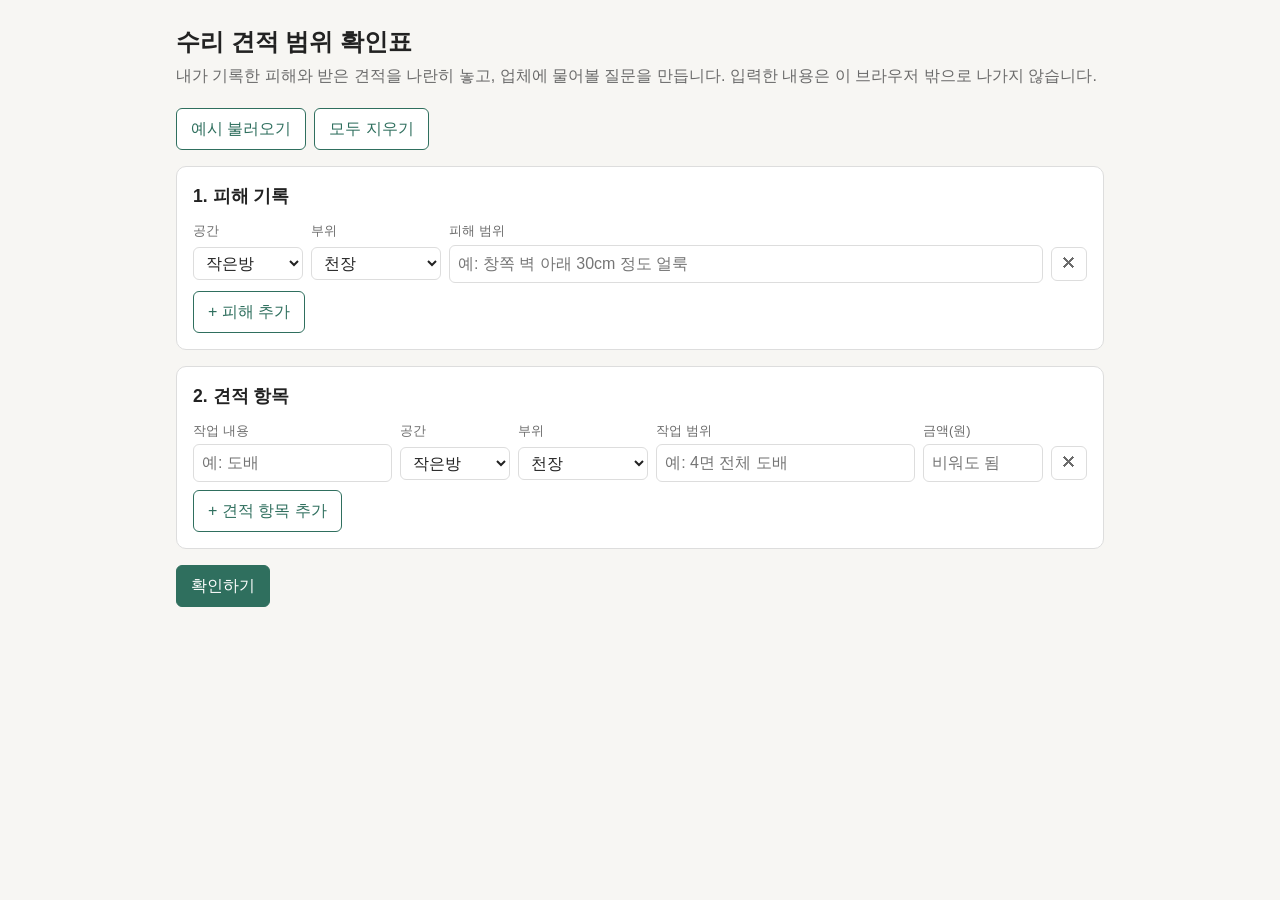
<file: prototypes/조현지/index.html>
<!doctype html>
<html lang="ko">
<head>
<meta charset="utf-8">
<meta name="viewport" content="width=device-width, initial-scale=1">
<title>수리 견적 범위 확인표</title>
<style>
  :root {
    --bg: #f7f6f3; --card: #fff; --ink: #222; --muted: #6b6b6b; --line: #ddd;
    --accent: #2f6f5e; --warn: #b4531c; --warn-bg: #fdf0e7; --info-bg: #eef4f2;
  }
  * { box-sizing: border-box; }
  body { margin: 0; background: var(--bg); color: var(--ink);
    font-family: -apple-system, BlinkMacSystemFont, "Apple SD Gothic Neo", "Malgun Gothic", sans-serif; line-height: 1.5; }
  main { max-width: 960px; margin: 0 auto; padding: 24px 16px 64px; }
  h1 { font-size: 1.5rem; margin: 0 0 4px; }
  h2 { font-size: 1.1rem; margin: 0 0 12px; }
  p.sub { color: var(--muted); margin: 0 0 20px; }
  section { background: var(--card); border: 1px solid var(--line); border-radius: 10px; padding: 16px; margin-bottom: 16px; }
  .row { display: grid; gap: 8px; margin-bottom: 8px; align-items: center; }
  .damage-row { grid-template-columns: 110px 130px 1fr 36px; }
  .item-row { grid-template-columns: 1fr 110px 130px 1.3fr 120px 36px; }
  .head { font-size: .8rem; color: var(--muted); margin-bottom: 4px; }
  input, select, textarea { font: inherit; padding: 6px 8px; border: 1px solid var(--line); border-radius: 6px; width: 100%; background: #fff; color: var(--ink); }
  button { font: inherit; padding: 8px 14px; border-radius: 6px; border: 1px solid var(--accent); background: #fff; color: var(--accent); cursor: pointer; }
  button.primary { background: var(--accent); color: #fff; }
  button.remove { padding: 4px; border-color: var(--line); color: var(--muted); }
  .actions { display: flex; gap: 8px; flex-wrap: wrap; margin-top: 8px; }
  .notice { background: var(--info-bg); border-radius: 8px; padding: 10px 12px; margin-bottom: 12px; font-weight: 600; }
  .table-wrap { overflow-x: auto; }
  table { width: 100%; min-width: 560px; border-collapse: collapse; font-size: .92rem; word-break: keep-all; }
  th, td { border-bottom: 1px solid var(--line); padding: 8px 6px; text-align: left; vertical-align: top; }
  th { color: var(--muted); font-weight: 600; font-size: .8rem; }
  .badge { display: inline-block; background: var(--warn-bg); color: var(--warn); border-radius: 999px; padding: 1px 8px; font-size: .78rem; margin: 0 4px 4px 0; white-space: nowrap; }
  .none { color: var(--muted); }
  textarea { min-height: 220px; }
  #copyStatus { color: var(--accent); align-self: center; }
  .hidden { display: none; }
  @media (max-width: 720px) {
    .damage-row, .item-row { grid-template-columns: 1fr 1fr; }
    .damage-row .wide, .item-row .wide { grid-column: 1 / -1; }
    .grid-head { display: none; }
    .row { border-bottom: 1px dashed var(--line); padding-bottom: 8px; }
  }
</style>
</head>
<body>
<main>
  <h1>수리 견적 범위 확인표</h1>
  <p class="sub">내가 기록한 피해와 받은 견적을 나란히 놓고, 업체에 물어볼 질문을 만듭니다. 입력한 내용은 이 브라우저 밖으로 나가지 않습니다.</p>

  <div class="actions" style="margin-bottom:16px">
    <button id="loadExample">예시 불러오기</button>
    <button id="reset">모두 지우기</button>
  </div>

  <section>
    <h2>1. 피해 기록</h2>
    <div class="row damage-row head grid-head"><span>공간</span><span>부위</span><span>피해 범위</span><span></span></div>
    <div id="damageList"></div>
    <div class="actions"><button id="addDamage">+ 피해 추가</button></div>
  </section>

  <section>
    <h2>2. 견적 항목</h2>
    <div class="row item-row head grid-head"><span>작업 내용</span><span>공간</span><span>부위</span><span>작업 범위</span><span>금액(원)</span><span></span></div>
    <div id="itemList"></div>
    <div class="actions"><button id="addItem">+ 견적 항목 추가</button></div>
  </section>

  <div class="actions" style="margin-bottom:16px"><button id="check" class="primary">확인하기</button></div>

  <section id="result" class="hidden">
    <div class="notice">가격과 범위가 적절한지 판단하지 않습니다. 확인할 질문만 만듭니다.</div>
    <h2>비교표</h2>
    <div class="table-wrap"><table>
      <thead><tr><th>공간·부위</th><th>피해 범위</th><th>견적 항목</th><th>표시</th></tr></thead>
      <tbody id="compareBody"></tbody>
    </table></div>
    <h2 style="margin-top:20px">업체에 물어볼 질문</h2>
    <textarea id="questions" aria-label="업체에 물어볼 질문"></textarea>
    <div class="actions"><button id="copy" class="primary">질문 복사</button><span id="copyStatus"></span></div>
  </section>
</main>

<script>
const SPACES = ["현관", "거실", "안방", "작은방", "주방", "욕실", "베란다"];
const PARTS = ["천장", "벽", "바닥", "몰딩·걸레받이", "가구·가전", "기타"];
const VAGUE = ["전체", "일식", "일체"];

const EXAMPLE = {
  damages: [
    { space: "작은방", part: "천장", range: "물 얼룩, 지름 약 50cm" },
    { space: "작은방", part: "벽", range: "창쪽 벽 아래 30cm 정도 얼룩" },
  ],
  items: [
    { work: "도배", space: "작은방", part: "천장", scope: "천장 전체", amount: "180000" },
    { work: "도배", space: "작은방", part: "벽", scope: "4면 전체 도배", amount: "350000" },
    { work: "도배", space: "거실", part: "천장", scope: "일식", amount: "" },
  ],
};

const $ = (id) => document.getElementById(id);

function options(list, selected) {
  return list.map((v) => `<option${v === selected ? " selected" : ""}>${v}</option>`).join("");
}

function escapeHtml(s) {
  return s.replace(/[&<>"']/g, (c) => ({ "&": "&amp;", "<": "&lt;", ">": "&gt;", '"': "&quot;", "'": "&#39;" }[c]));
}

function addDamage(d = { space: "작은방", part: "천장", range: "" }) {
  const row = document.createElement("div");
  row.className = "row damage-row";
  row.innerHTML = `
    <select data-k="space" aria-label="공간">${options(SPACES, d.space)}</select>
    <select data-k="part" aria-label="부위">${options(PARTS, d.part)}</select>
    <input class="wide" data-k="range" placeholder="예: 창쪽 벽 아래 30cm 정도 얼룩" aria-label="피해 범위">
    <button class="remove" title="삭제" aria-label="삭제">✕</button>`;
  row.querySelector('[data-k="range"]').value = d.range;
  row.querySelector(".remove").onclick = () => row.remove();
  $("damageList").appendChild(row);
}

function addItem(it = { work: "", space: "작은방", part: "천장", scope: "", amount: "" }) {
  const row = document.createElement("div");
  row.className = "row item-row";
  row.innerHTML = `
    <input class="wide" data-k="work" placeholder="예: 도배" aria-label="작업 내용">
    <select data-k="space" aria-label="공간">${options(SPACES, it.space)}</select>
    <select data-k="part" aria-label="부위">${options(PARTS, it.part)}</select>
    <input class="wide" data-k="scope" placeholder="예: 4면 전체 도배" aria-label="작업 범위">
    <input data-k="amount" inputmode="numeric" placeholder="비워도 됨" aria-label="금액">
    <button class="remove" title="삭제" aria-label="삭제">✕</button>`;
  row.querySelector('[data-k="work"]').value = it.work;
  row.querySelector('[data-k="scope"]').value = it.scope;
  const amount = row.querySelector('[data-k="amount"]');
  amount.value = formatAmount(it.amount);
  amount.addEventListener("blur", () => { amount.value = formatAmount(amount.value); });
  row.querySelector(".remove").onclick = () => row.remove();
  $("itemList").appendChild(row);
}

function formatAmount(v) {
  const digits = String(v).replace(/[^0-9]/g, "");
  return digits ? Number(digits).toLocaleString("ko-KR") : "";
}

function readRows(listId) {
  return [...$(listId).children].map((row) => {
    const o = {};
    row.querySelectorAll("[data-k]").forEach((el) => { o[el.dataset.k] = el.value.trim(); });
    return o;
  });
}

// 받침이 있으면 "은", 없으면 "는"
function topic(word) {
  const code = word.charCodeAt(word.length - 1);
  if (code < 0xac00 || code > 0xd7a3) return word + "은(는)";
  return word + ((code - 0xac00) % 28 ? "은" : "는");
}

function isVague(scope) {
  return scope === "" || VAGUE.includes(scope.replace(/\s/g, ""));
}

function check() {
  const damages = readRows("damageList").filter((d) => d.range !== "");
  const items = readRows("itemList").filter((it) => it.work || it.scope || it.amount);

  const places = [];
  const placeOf = (o) => `${o.space} ${o.part}`;
  [...damages, ...items].forEach((o) => { if (!places.includes(placeOf(o))) places.push(placeOf(o)); });

  const questions = [];
  const rowsHtml = places.map((place) => {
    const ds = damages.filter((d) => placeOf(d) === place);
    const its = items.filter((it) => placeOf(it) === place);
    const badges = [];

    if (ds.length && !its.length) {
      badges.push("견적에 빠진 피해");
      questions.push(`${place} 피해는 견적에 없는데, 수리하지 않아도 되나요?`);
    }
    if (its.length && !ds.length) {
      badges.push("피해 기록에 없는 곳");
      questions.push(`${topic(place)} 피해 기록에 없는데, 왜 작업이 필요한가요?`);
    }
    its.forEach((it) => {
      const name = `${place} ${it.work || "작업"}`;
      if (ds.length) {
        badges.push("범위 확인 필요");
        const dRange = ds.map((d) => d.range).join(", ");
        questions.push(`${place}: 피해는 '${dRange}'인데 견적은 '${it.scope || "(적지 않음)"}'입니다. 이 범위까지 교체해야 하는 이유가 무엇인가요?`);
      }
      if (isVague(it.scope)) {
        badges.push("범위가 불분명");
        questions.push(`${name}의 범위를 면적(㎡)이나 면 수로 알려주실 수 있나요?`);
      }
      if (!it.amount) {
        badges.push("금액 내역 없음");
        questions.push(`${name}의 금액을 따로 알려주실 수 있나요?`);
      }
    });

    const dCell = ds.length ? ds.map((d) => escapeHtml(d.range)).join("<br>") : '<span class="none">기록 없음</span>';
    const iCell = its.length
      ? its.map((it) => `${escapeHtml(it.work || "작업")} · ${escapeHtml(it.scope || "(범위 없음)")} · ${it.amount ? escapeHtml(it.amount) + "원" : "금액 없음"}`).join("<br>")
      : '<span class="none">견적 없음</span>';
    const bCell = [...new Set(badges)].map((b) => `<span class="badge">${b}</span>`).join("") || '<span class="none">-</span>';
    return `<tr><td>${escapeHtml(place)}</td><td>${dCell}</td><td>${iCell}</td><td>${bCell}</td></tr>`;
  });

  $("compareBody").innerHTML = rowsHtml.join("") || '<tr><td colspan="4" class="none">피해 기록이나 견적 항목을 먼저 입력해 주세요.</td></tr>';
  $("questions").value = questions.length
    ? "견적 관련해서 확인하고 싶은 점이 있습니다.\n\n" + questions.map((q, i) => `${i + 1}. ${q}`).join("\n")
    : "";
  $("copyStatus").textContent = "";
  $("result").classList.remove("hidden");
  $("result").scrollIntoView({ behavior: "smooth" });
}

async function copyQuestions() {
  const text = $("questions").value;
  try {
    await navigator.clipboard.writeText(text);
  } catch {
    $("questions").select();
    document.execCommand("copy");
  }
  $("copyStatus").textContent = "복사했습니다.";
}

function clearAll() {
  $("damageList").innerHTML = "";
  $("itemList").innerHTML = "";
  $("result").classList.add("hidden");
}

$("addDamage").onclick = () => addDamage();
$("addItem").onclick = () => addItem();
$("check").onclick = check;
$("copy").onclick = copyQuestions;
$("reset").onclick = () => { clearAll(); addDamage(); addItem(); };
$("loadExample").onclick = () => {
  clearAll();
  EXAMPLE.damages.forEach(addDamage);
  EXAMPLE.items.forEach(addItem);
};

addDamage();
addItem();
</script>
</body>
</html>
</file>
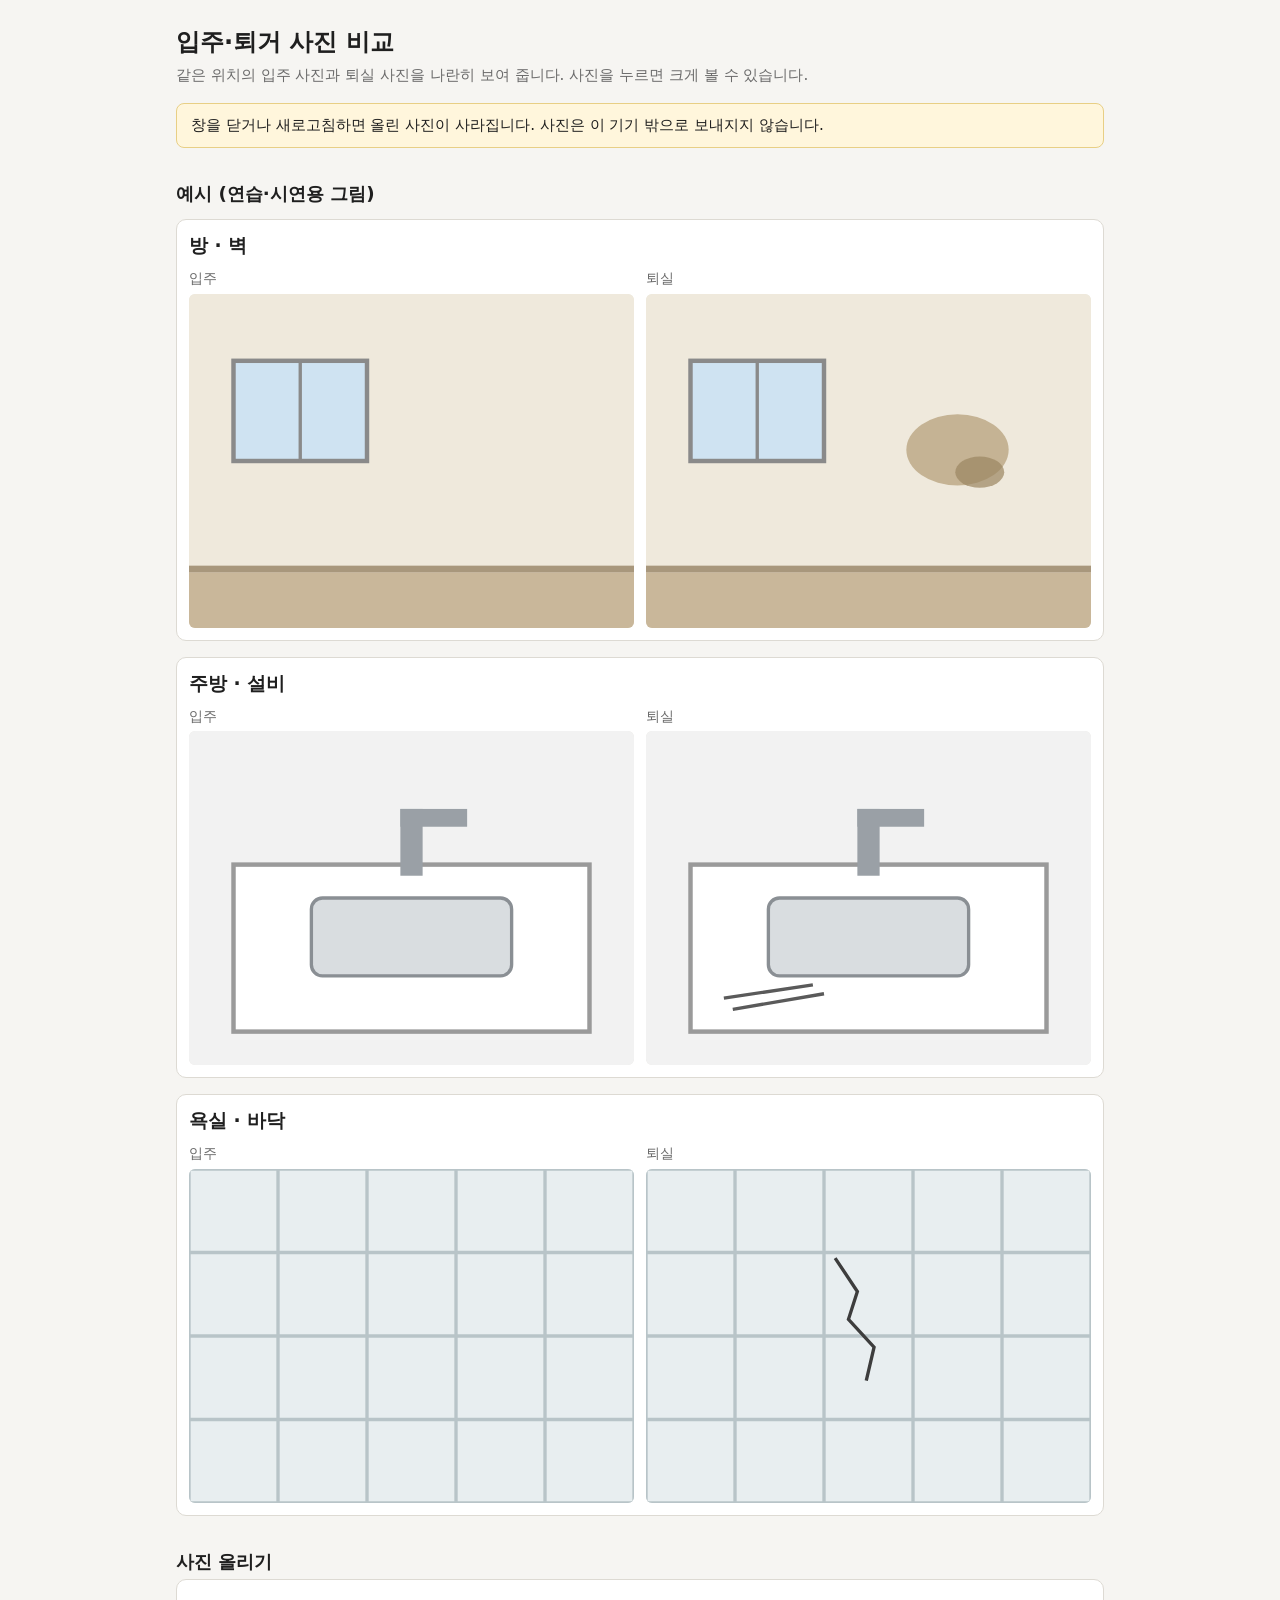
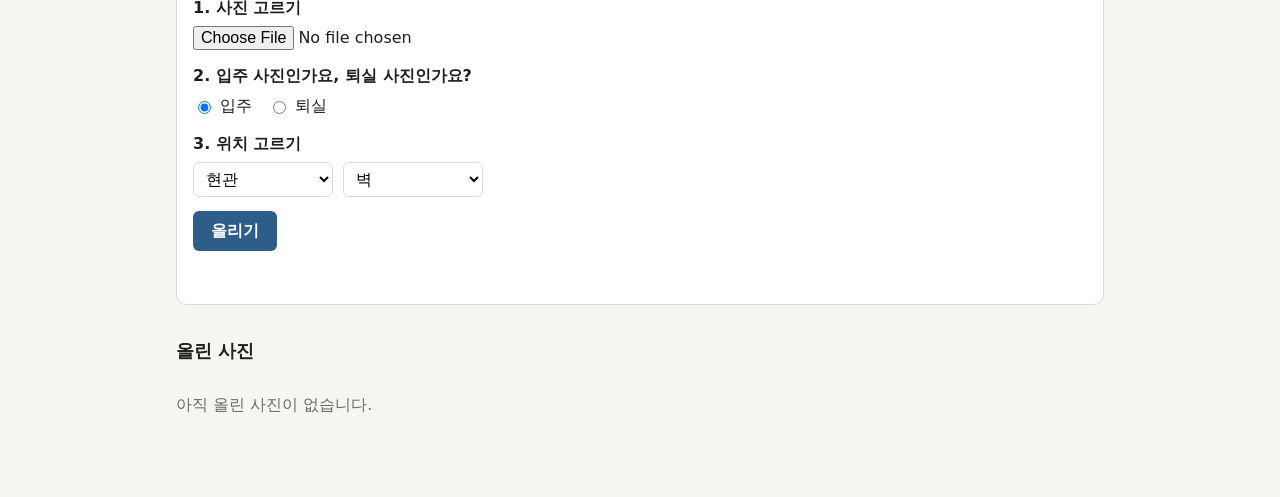
<file: prototypes/지익준/index.html>
<!doctype html>
<html lang="ko">
<head>
<meta charset="utf-8">
<meta name="viewport" content="width=device-width, initial-scale=1">
<title>입주·퇴거 사진 비교</title>
<style>
  :root {
    --bg: #f6f5f2;
    --card: #ffffff;
    --text: #1f1f1f;
    --muted: #6b6b6b;
    --line: #dddad3;
    --accent: #2f5d8a;
    --notice-bg: #fff6dc;
    --notice-line: #e8cf85;
  }
  * { box-sizing: border-box; }
  body {
    margin: 0;
    background: var(--bg);
    color: var(--text);
    font-family: "Pretendard", "Apple SD Gothic Neo", "Malgun Gothic", system-ui, sans-serif;
    line-height: 1.5;
  }
  main { max-width: 960px; margin: 0 auto; padding: 24px 16px 64px; }
  h1 { font-size: 1.5rem; margin: 0 0 4px; }
  h2 { font-size: 1.15rem; margin: 32px 0 4px; }
  .sub { color: var(--muted); margin: 0 0 12px; font-size: 0.95rem; }

  .notice {
    background: var(--notice-bg);
    border: 1px solid var(--notice-line);
    border-radius: 8px;
    padding: 10px 14px;
    margin: 16px 0;
    font-size: 0.95rem;
  }

  /* 사진 올리기 */
  form.upload {
    background: var(--card);
    border: 1px solid var(--line);
    border-radius: 10px;
    padding: 16px;
    display: grid;
    gap: 14px;
  }
  .step { display: grid; gap: 6px; }
  .step > .label { font-weight: 600; }
  .choices { display: flex; flex-wrap: wrap; gap: 16px; }
  .choices label { display: flex; align-items: center; gap: 6px; cursor: pointer; }
  .selects { display: flex; flex-wrap: wrap; gap: 10px; }
  select, input[type=file] { font: inherit; }
  select { padding: 6px 8px; border: 1px solid var(--line); border-radius: 6px; background: #fff; min-width: 140px; }
  button.primary {
    justify-self: start;
    font: inherit;
    font-weight: 600;
    padding: 8px 18px;
    border: 0;
    border-radius: 6px;
    background: var(--accent);
    color: #fff;
    cursor: pointer;
  }
  .message { min-height: 1.5em; font-size: 0.95rem; color: var(--muted); }
  .message.error { color: #b3261e; }

  /* 나란히 보기 */
  .pairs { display: grid; gap: 16px; margin-top: 12px; }
  .pair {
    background: var(--card);
    border: 1px solid var(--line);
    border-radius: 10px;
    padding: 12px;
  }
  .pair-title { font-weight: 600; margin: 0 0 8px; }
  .sides { display: grid; grid-template-columns: 1fr 1fr; gap: 12px; }
  .side-label { font-size: 0.9rem; color: var(--muted); margin-bottom: 4px; }
  .photo {
    display: block;
    width: 100%;
    aspect-ratio: 4 / 3;
    object-fit: contain;
    background: #eeece7;
    border-radius: 6px;
    cursor: zoom-in;
    border: 0;
    padding: 0;
  }
  .photo img { width: 100%; height: 100%; object-fit: contain; display: block; border-radius: 6px; }
  .empty {
    display: flex;
    align-items: center;
    justify-content: center;
    width: 100%;
    aspect-ratio: 4 / 3;
    border: 2px dashed var(--line);
    border-radius: 6px;
    color: var(--muted);
  }
  .none-yet { color: var(--muted); }

  /* 좁은 화면: 위아래로 */
  @media (max-width: 600px) {
    .sides { grid-template-columns: 1fr; }
  }

  /* 크게 보기 */
  .viewer {
    position: fixed;
    inset: 0;
    background: rgba(0, 0, 0, 0.85);
    display: none;
    flex-direction: column;
    align-items: center;
    justify-content: center;
    padding: 16px;
    z-index: 10;
  }
  .viewer.open { display: flex; }
  .viewer img { max-width: 100%; max-height: calc(100vh - 110px); object-fit: contain; background: #fff; }
  .viewer .caption { color: #fff; margin-top: 10px; }
  .viewer .close {
    position: absolute;
    top: 12px;
    right: 12px;
    font: inherit;
    padding: 6px 14px;
    border-radius: 6px;
    border: 1px solid #fff;
    background: transparent;
    color: #fff;
    cursor: pointer;
  }
</style>
</head>
<body>
<main>
  <h1>입주·퇴거 사진 비교</h1>
  <p class="sub">같은 위치의 입주 사진과 퇴실 사진을 나란히 보여 줍니다. 사진을 누르면 크게 볼 수 있습니다.</p>

  <div class="notice">창을 닫거나 새로고침하면 올린 사진이 사라집니다. 사진은 이 기기 밖으로 보내지지 않습니다.</div>

  <h2>예시 (연습·시연용 그림)</h2>
  <div id="samplePairs" class="pairs"></div>

  <h2>사진 올리기</h2>
  <form class="upload" id="uploadForm">
    <div class="step">
      <span class="label">1. 사진 고르기</span>
      <input type="file" id="fileInput" accept="image/*">
    </div>
    <div class="step">
      <span class="label">2. 입주 사진인가요, 퇴실 사진인가요?</span>
      <div class="choices">
        <label><input type="radio" name="when" value="movein" checked> 입주</label>
        <label><input type="radio" name="when" value="moveout"> 퇴실</label>
      </div>
    </div>
    <div class="step">
      <span class="label">3. 위치 고르기</span>
      <div class="selects">
        <select id="spaceSelect" aria-label="공간"></select>
        <select id="partSelect" aria-label="부위"></select>
      </div>
    </div>
    <button type="submit" class="primary">올리기</button>
    <div class="message" id="message" role="status"></div>
  </form>

  <h2>올린 사진</h2>
  <div id="myPairs" class="pairs"></div>
</main>

<div class="viewer" id="viewer" role="dialog" aria-modal="true" aria-label="사진 크게 보기">
  <button type="button" class="close" id="viewerClose">닫기</button>
  <img id="viewerImg" alt="">
  <div class="caption" id="viewerCaption"></div>
</div>

<script>
  // 위치 목록 (스펙 5.2, 고정)
  const SPACES = ["현관", "방", "주방", "욕실", "베란다·창가"];
  const PARTS = ["벽", "바닥", "천장", "문·창문", "설비"];
  const WHEN_LABEL = { movein: "입주", moveout: "퇴실" };

  // ---------- 예시 그림 (사진 대신 단순한 그림) ----------
  function svgUrl(inner) {
    const svg = '<svg xmlns="http://www.w3.org/2000/svg" viewBox="0 0 400 300">' + inner + '</svg>';
    return "data:image/svg+xml;charset=utf-8," + encodeURIComponent(svg);
  }

  const wall = '<rect width="400" height="300" fill="#efe9dc"/>'
    + '<rect y="250" width="400" height="50" fill="#c9b79a"/>'
    + '<rect x="40" y="60" width="120" height="90" fill="#cfe3f2" stroke="#8a8a8a" stroke-width="4"/>'
    + '<line x1="100" y1="60" x2="100" y2="150" stroke="#8a8a8a" stroke-width="3"/>'
    + '<rect x="0" y="244" width="400" height="6" fill="#a8977c"/>';
  const stain = '<ellipse cx="280" cy="140" rx="46" ry="32" fill="#b7a27c" opacity="0.75"/>'
    + '<ellipse cx="300" cy="160" rx="22" ry="14" fill="#9c8762" opacity="0.7"/>';

  const sinkBase = '<rect width="400" height="300" fill="#f2f2f2"/>'
    + '<rect x="40" y="120" width="320" height="150" fill="#ffffff" stroke="#9a9a9a" stroke-width="4"/>'
    + '<rect x="110" y="150" width="180" height="70" rx="10" fill="#d9dde0" stroke="#8a8f94" stroke-width="3"/>'
    + '<rect x="190" y="70" width="20" height="60" fill="#9aa0a6"/>'
    + '<rect x="190" y="70" width="60" height="16" fill="#9aa0a6"/>';
  const scratch = '<path d="M70 240 L150 228 M78 250 L160 236" stroke="#5a5a5a" stroke-width="3"/>';

  const tiles = (() => {
    let s = '<rect width="400" height="300" fill="#e8eef0"/>';
    for (let x = 0; x <= 400; x += 80) s += '<line x1="' + x + '" y1="0" x2="' + x + '" y2="300" stroke="#b8c4c8" stroke-width="3"/>';
    for (let y = 0; y <= 300; y += 75) s += '<line x1="0" y1="' + y + '" x2="400" y2="' + y + '" stroke="#b8c4c8" stroke-width="3"/>';
    return s;
  })();
  const crack = '<path d="M170 80 L190 110 L182 135 L205 160 L198 190" fill="none" stroke="#3d3d3d" stroke-width="3"/>';

  const SAMPLES = [
    { space: "방", part: "벽", movein: svgUrl(wall), moveout: svgUrl(wall + stain) },
    { space: "주방", part: "설비", movein: svgUrl(sinkBase), moveout: svgUrl(sinkBase + scratch) },
    { space: "욕실", part: "바닥", movein: svgUrl(tiles), moveout: svgUrl(tiles + crack) },
  ];

  // ---------- 올린 사진: 위치마다 입주 1장, 퇴실 1장 ----------
  // key: "공간|부위" → { movein: url, moveout: url }
  const uploaded = new Map();

  // ---------- 화면 그리기 ----------
  function locationName(space, part) { return space + " · " + part; }

  function renderSide(url, when, title) {
    const wrap = document.createElement("div");
    const label = document.createElement("div");
    label.className = "side-label";
    label.textContent = WHEN_LABEL[when];
    wrap.appendChild(label);

    if (url) {
      const btn = document.createElement("button");
      btn.type = "button";
      btn.className = "photo";
      btn.setAttribute("aria-label", title + " " + WHEN_LABEL[when] + " 사진 크게 보기");
      const img = document.createElement("img");
      img.src = url;
      img.alt = title + " " + WHEN_LABEL[when] + " 사진";
      btn.appendChild(img);
      btn.addEventListener("click", () => openViewer(url, WHEN_LABEL[when] + " · " + title));
      wrap.appendChild(btn);
    } else {
      const empty = document.createElement("div");
      empty.className = "empty";
      empty.textContent = WHEN_LABEL[when] + " 사진 없음";
      wrap.appendChild(empty);
    }
    return wrap;
  }

  function renderPair(space, part, movein, moveout) {
    const title = locationName(space, part);
    const pair = document.createElement("section");
    pair.className = "pair";
    const h = document.createElement("h3");
    h.className = "pair-title";
    h.textContent = title;
    pair.appendChild(h);
    const sides = document.createElement("div");
    sides.className = "sides";
    sides.appendChild(renderSide(movein, "movein", title));
    sides.appendChild(renderSide(moveout, "moveout", title));
    pair.appendChild(sides);
    return pair;
  }

  function renderSamples() {
    const box = document.getElementById("samplePairs");
    SAMPLES.forEach(s => box.appendChild(renderPair(s.space, s.part, s.movein, s.moveout)));
  }

  function renderUploaded() {
    const box = document.getElementById("myPairs");
    box.innerHTML = "";
    if (uploaded.size === 0) {
      const p = document.createElement("p");
      p.className = "none-yet";
      p.textContent = "아직 올린 사진이 없습니다.";
      box.appendChild(p);
      return;
    }
    // 위치 목록 순서대로 보여 준다
    SPACES.forEach(space => PARTS.forEach(part => {
      const entry = uploaded.get(space + "|" + part);
      if (entry) box.appendChild(renderPair(space, part, entry.movein, entry.moveout));
    }));
  }

  // ---------- 사진 올리기 ----------
  function fillSelect(select, items) {
    items.forEach(item => {
      const opt = document.createElement("option");
      opt.value = item;
      opt.textContent = item;
      select.appendChild(opt);
    });
  }

  function showMessage(text, isError) {
    const m = document.getElementById("message");
    m.textContent = text;
    m.className = "message" + (isError ? " error" : "");
  }

  document.getElementById("uploadForm").addEventListener("submit", e => {
    e.preventDefault();
    const fileInput = document.getElementById("fileInput");
    const file = fileInput.files[0];
    if (!file) { showMessage("먼저 사진을 골라 주세요.", true); return; }
    if (!file.type.startsWith("image/")) { showMessage("사진 파일만 올릴 수 있습니다.", true); return; }

    const when = document.querySelector('input[name="when"]:checked').value;
    const space = document.getElementById("spaceSelect").value;
    const part = document.getElementById("partSelect").value;
    const key = space + "|" + part;

    const entry = uploaded.get(key) || { movein: null, moveout: null };
    const replaced = Boolean(entry[when]);
    if (replaced) URL.revokeObjectURL(entry[when]);
    entry[when] = URL.createObjectURL(file); // 기기 안에서만 쓰는 임시 주소
    uploaded.set(key, entry);

    renderUploaded();
    showMessage(locationName(space, part) + " " + WHEN_LABEL[when] + " 사진을 " + (replaced ? "바꿔 넣었습니다." : "올렸습니다."), false);
    fileInput.value = "";
  });

  // ---------- 크게 보기 ----------
  const viewer = document.getElementById("viewer");
  function openViewer(url, caption) {
    document.getElementById("viewerImg").src = url;
    document.getElementById("viewerImg").alt = caption;
    document.getElementById("viewerCaption").textContent = caption;
    viewer.classList.add("open");
    document.getElementById("viewerClose").focus();
  }
  function closeViewer() { viewer.classList.remove("open"); }
  document.getElementById("viewerClose").addEventListener("click", closeViewer);
  viewer.addEventListener("click", e => { if (e.target === viewer) closeViewer(); });
  document.addEventListener("keydown", e => { if (e.key === "Escape") closeViewer(); });

  // ---------- 올린 사진이 있을 때 창을 닫으려 하면 한 번 묻는다 ----------
  window.addEventListener("beforeunload", e => {
    if (uploaded.size > 0) { e.preventDefault(); e.returnValue = ""; }
  });

  fillSelect(document.getElementById("spaceSelect"), SPACES);
  fillSelect(document.getElementById("partSelect"), PARTS);
  renderSamples();
  renderUploaded();
</script>
</body>
</html>
</file>
